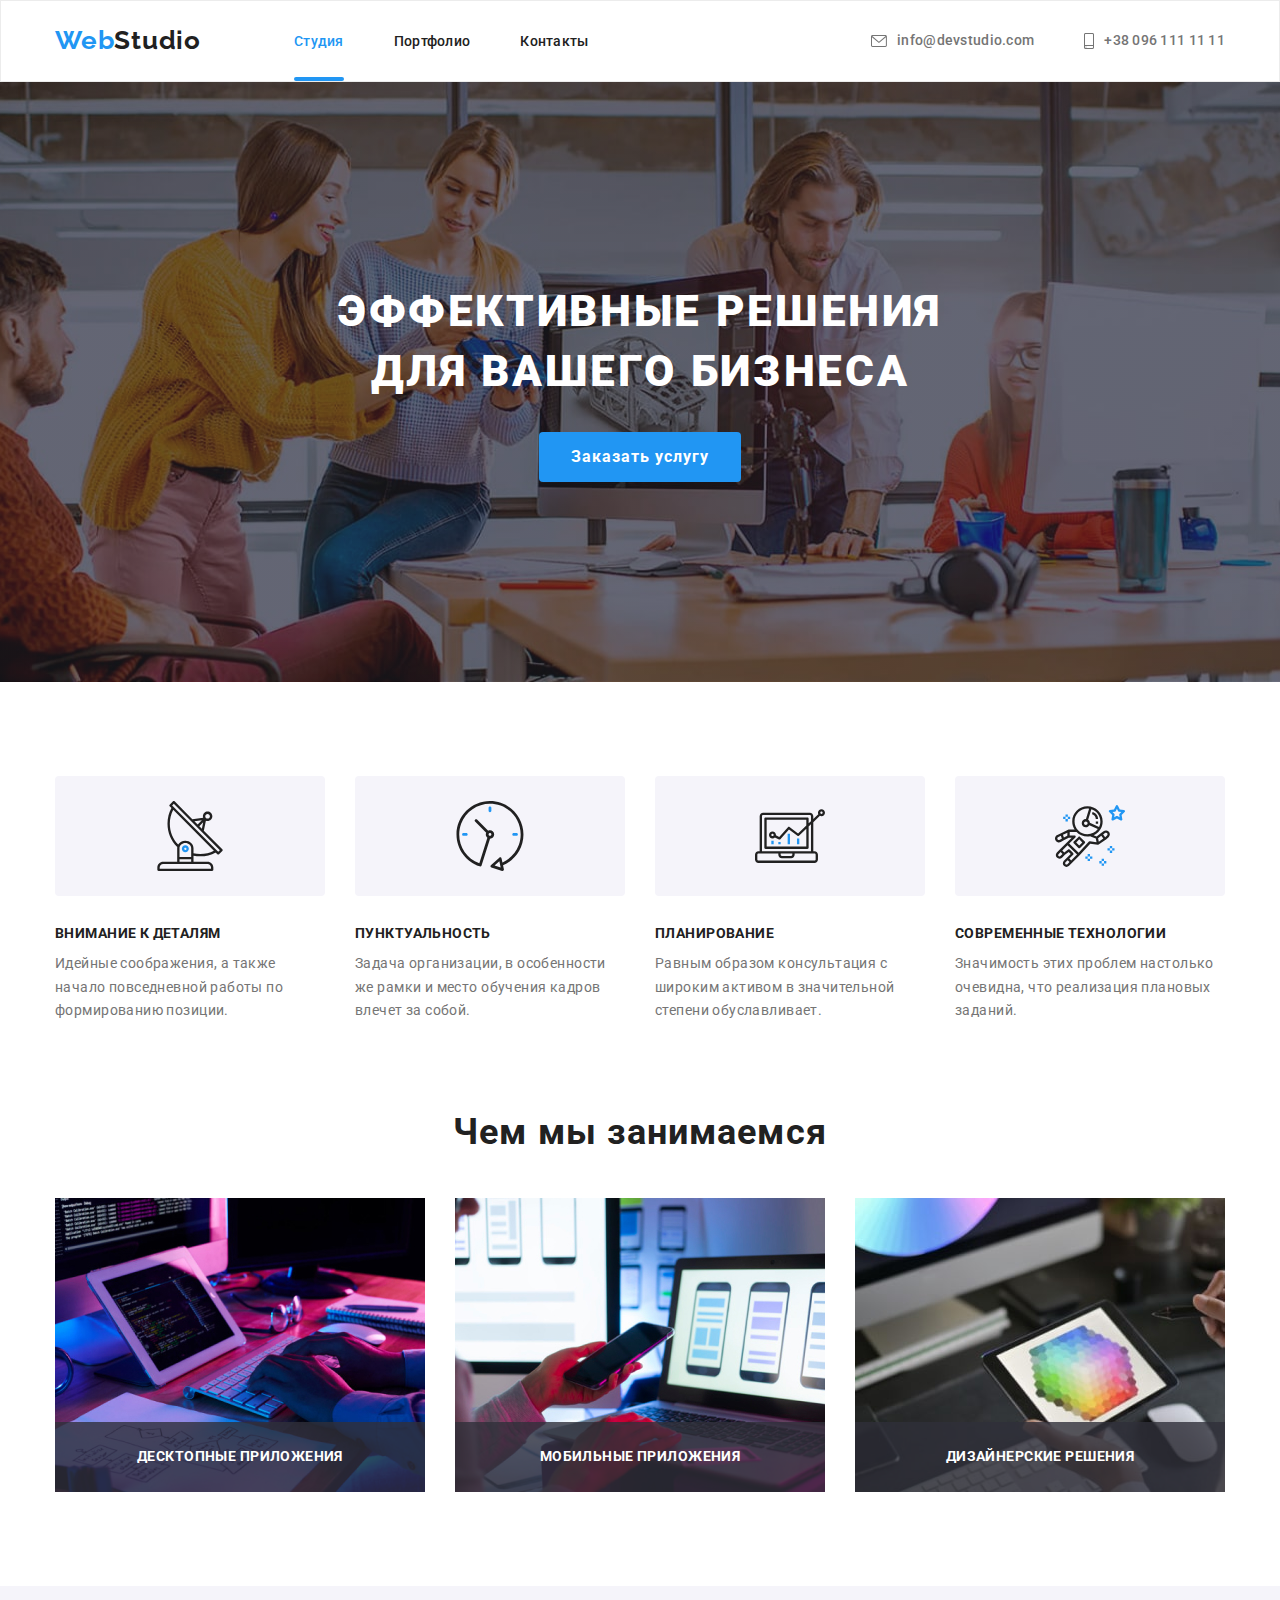
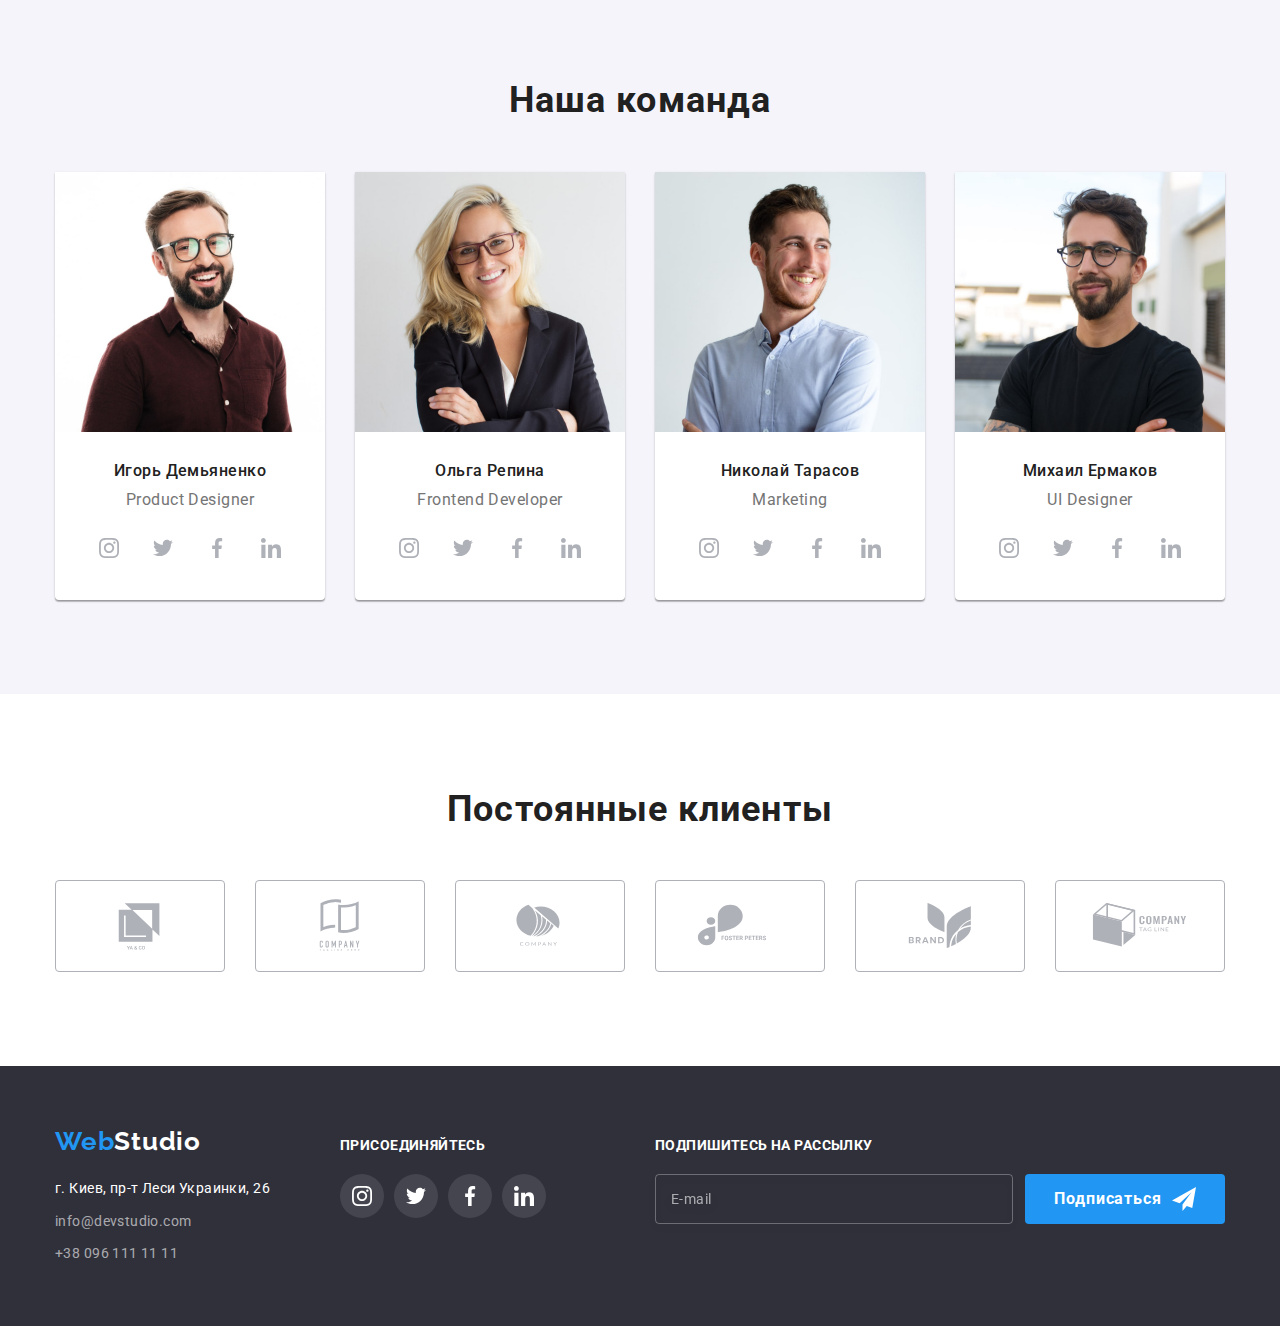
<file: index.html>
<!DOCTYPE html>
<html lang="ru">
    <head>
        <meta charset="UTF-8" />
        <meta http-equiv="X-UA-Compatible" content="IE=edge" />
        <meta name="viewport" content="width=device-width, initial-scale=1.0" />
        <link rel="preconnect" href="https://fonts.googleapis.com" />
        <link rel="preconnect" href="https://fonts.gstatic.com" crossorigin />
        <link
            href="https://fonts.googleapis.com/css2?family=Oleo+Script&family=Raleway:wght@700&family=Roboto:wght@400;500;700;900&display=swap"
            rel="stylesheet"
        />
        <link rel="stylesheet" href="./css/main.min.css" />
        <title>Studio</title>
    </head>
    <body>
        <!--header-->
        <header class="header">
            <div class="box container">
                <nav class="nav">
                    <a href="./index.html" lang="en" class="logo link">
                        Web<span class="accent">Studio</span>
                    </a>

                    <ul class="navigation list">
                        <li class="navigation__item">
                            <a
                                href="#studio"
                                class="navigation__link link navigation__link--current"
                            >
                                Студия
                            </a>
                        </li>
                        <li class="navigation__item">
                            <a
                                href="./portfolio.html"
                                class="navigation__link link"
                            >
                                Портфолио
                            </a>
                        </li>
                        <li class="navigation__item">
                            <a href="contact" class="navigation__link link">
                                Контакты
                            </a>
                        </li>
                    </ul>
                </nav>

                <ul class="contacts list">
                    <li class="contacts__item">
                        <a
                            href="mailto:info@devstudio.com"
                            class="contacts__mail contacts__link link"
                        >
                            <svg class="contacts__icon" width="16" height="12">
                                <use href="./img/icons.svg#icon-envelope"></use>
                            </svg>
                            info@devstudio.com
                        </a>
                    </li>
                    <li class="contacts__item">
                        <a href="tel:+380961111111" class="contacts__phone contacts__link link">
                            <svg class="contacts__icon" width="10" height="16">
                                <use
                                    href="./img/icons.svg#icon-smartphone"
                                ></use>
                            </svg>
                            +38 096 111 11 11
                        </a>
                    </li>
                </ul>
                <button type="button" class="header__btn">
                    <svg class="close-btn__icon" width="24" height="16">
                        <use href="./img/icons.svg#icon-mobile-menu"></use>
                    </svg>
                </button>
            </div>
            <!--mobile menu-->
            <div class="mobile is-hidden">
                <div class="mobile__box">
                    <button type="button" class="mobile__close-btn">
                        <svg
                            class="mobile__close-btn--icon"
                            width="18.67"
                            height="18.67"
                        >
                            <use
                                href="./img/icons.svg#icon-close-mobile-btn"
                            ></use>
                        </svg>
                    </button>
                    <div class="mobile__box--top">
                        <ul class="mobile__list list">
                            <li class="mobile__item">
                                <a
                                    href="#studio"
                                    class="mobile__link link mobile__link--current"
                                >
                                    Студия
                                </a>
                            </li>
                            <li class="mobile__item">
                                <a
                                    href="./portfolio.html"
                                    class="mobile__link link"
                                >
                                    Портфолио
                                </a>
                            </li>
                            <li class="mobile__item">
                                <a href="contact" class="mobile__link link">
                                    Контакты
                                </a>
                            </li>
                        </ul>
                    </div>
                    <div class="mobile__box--bottom">
                        <ul class="mobile__contacts list">
                            <li class="mobile__contacts--item">
                                <a
                                    href="tel:+380961111111"
                                    class="mobile__contacts--tel link"
                                >
                                    +38 096 111 11 11
                                </a>
                            </li>
                            <li class="mobile__contacts--item">
                                <a
                                    href="mailto:info@devstudio.com"
                                    class="mobile__contacts--mail link"
                                >
                                    info@devstudio.com
                                </a>
                            </li>
                        </ul>

                        <ul class="mobile__soc list">
                            <li class="mobile__soc--item">
                                <a
                                    href="https://www.instagram.com"
                                    target="_blank"
                                    rel="noopener noreferrer nofollow"
                                    class="mobile__soc--link link"
                                    >Instagram</a
                                >
                            </li>
                            <li class="mobile__soc--item">
                                <a
                                    href="https://twitter.com"
                                    target="_blank"
                                    rel="noopener noreferrer nofollow"
                                    class="mobile__soc--link link"
                                    >Twitter</a
                                >
                            </li>
                            <li class="mobile__soc--item">
                                <a
                                    href="https://www.facebook.com/"
                                    target="_blank"
                                    rel="noopener noreferrer nofollow"
                                    class="mobile__soc--link link"
                                    >Facebook</a
                                >
                            </li>
                            <li class="mobile__soc--item">
                                <a
                                    href="https://www.linkedin.com"
                                    target="_blank"
                                    rel="noopener noreferrer nofollow"
                                    class="mobile__soc--link link"
                                    >LinkedIn</a
                                >
                            </li>
                        </ul>
                    </div>
                </div>
            </div>
        </header>
        <!--main-->
        <main class="main">
            <!--Hero-->
            <section class="hero" id="studio">
                <div class="hero-box container">
                    <h1 class="hero-box__titel">
                        Эффективные решения для вашего бизнеса
                    </h1>
                    <button
                        type="button"
                        class="hero-box__btn button"
                        data-modal-open
                    >
                        Заказать услугу
                    </button>
                </div>
            </section>
            <!---feature-->

            <section class="feature section">
                <div class="feature__box container">
                    <h2 class="feature__title visually-hidden">Особенности</h2>
                    <ul class="feature__list list">
                        <li class="feature__item">
                            <div class="feature__subbox">
                                <svg
                                    class="feature__icon"
                                    width="70"
                                    height="70"
                                >
                                    <use
                                        href="./img/icons.svg#icon-antenna"
                                    ></use>
                                </svg>
                            </div>
                            <h3 class="feature__pre-title">
                                Внимание к деталям
                            </h3>
                            <p class="feature__text">
                                Идейные соображения, а также начало повседневной
                                работы по формированию позиции.
                            </p>
                        </li>
                        <li class="feature__item">
                            <div class="feature__subbox">
                                <svg
                                    class="feature__icon"
                                    width="70"
                                    height="70"
                                >
                                    <use
                                        href="./img/icons.svg#icon-clock"
                                    ></use>
                                </svg>
                            </div>
                            <h3 class="feature__pre-title">Пунктуальность</h3>
                            <p class="feature__text">
                                Задача организации, в особенности же рамки и
                                место обучения кадров влечет за собой.
                            </p>
                        </li>
                        <li class="feature__item">
                            <div class="feature__subbox">
                                <svg
                                    class="feature__icon"
                                    width="70"
                                    height="70"
                                >
                                    <use
                                        href="./img/icons.svg#icon-diagram"
                                    ></use>
                                </svg>
                            </div>
                            <h3 class="feature__pre-title">Планирование</h3>
                            <p class="feature__text">
                                Равным образом консультация с широким активом в
                                значительной степени обуславливает.
                            </p>
                        </li>
                        <li class="feature__item">
                            <div class="feature__subbox">
                                <svg
                                    class="feature__icon"
                                    width="70"
                                    height="70"
                                >
                                    <use
                                        href="./img/icons.svg#icon-astronaut"
                                    ></use>
                                </svg>
                            </div>
                            <h3 class="feature__pre-title">
                                Современные технологии
                            </h3>
                            <p class="feature__text">
                                Значимость этих проблем настолько очевидна, что
                                реализация плановых заданий.
                            </p>
                        </li>
                    </ul>
                </div>
            </section>
            <!--What are we doing (study)-->
            <section class="study section">
                <div class="study-box container">
                    <h2 class="study__title">Чем мы занимаемся</h2>
                    <ul class="study__list list">
                        <li class="study__item">
                            <div class="study__subbox">
                                <picture>
                                    <source
                                        srcset="
                                            ./img/box1.jpg    1x,
                                            ./img/box1-2x.jpg 2x
                                        "
                                        media="(min-width: 1200px)"
                                    />
                                    <img
                                        src="img/box1.jpg"
                                        alt="разработка программного обеспечения"
                                        width="370"
                                    />
                                </picture>
                                <p class="study__text">Десктопные приложения</p>
                            </div>
                        </li>
                        <li class="study__item">
                            <div class="study__subbox">
                                <picture>
                                    <source
                                        srcset="
                                            ./img/box2.jpg    1x,
                                            ./img/box2-2x.jpg 2x
                                        "
                                        media="(min-width: 1200px)"
                                    />
                                    <img
                                        src="img/box2.jpg"
                                        alt="тестирование мобильного приложения"
                                        width="370"
                                    />
                                </picture>
                                <p class="study__text">Мобильные приложения</p>
                            </div>
                        </li>
                        <li class="study__item">
                            <div class="study__subbox">
                                <picture>
                                    <source
                                        srcset="
                                            ./img/box3.jpg    1x,
                                            ./img/box3-2x.jpg 2x
                                        "
                                        media="(min-width: 1200px)"
                                    />
                                    <img
                                        src="img/box3.jpg"
                                        alt="работа с цветовой палитрой"
                                        width="370"
                                    />
                                </picture>
                                <p class="study__text">Дизайнерские решения</p>
                            </div>
                        </li>
                    </ul>
                </div>
            </section>

            <!--Our team (team)-->

            <section class="team section">
                <div class="team-box container">
                    <h2 class="team__title">Наша команда</h2>
                    <ul class="team__list list">
                        <li class="team__item">
                            <picture>
                                <source
                                    srcset="
                                        ./img/ihor.jpg    1x,
                                        ./img/ihor-2x.jpg 2x
                                    "
                                    media="(min-width: 1200px)"
                                />
                                <source
                                    srcset="
                                        ./img/ihor-tablet.jpg    1x,
                                        ./img/ihor-tablet-2x.jpg 2x
                                    "
                                    media="(min-width: 768px)"
                                />
                                <source
                                    srcset="
                                        ./img/ihor-mobile.jpg    1x,
                                        ./img/ihor-mobile-2x.jpg 2x
                                    "
                                    media="(min-width: 320px)"
                                />
                                <img
                                    src="img/ihor-mobile.jpg"
                                    alt="Игорь Демьяненко"
                                />
                            </picture>
                            <div class="team__card">
                                <h3 class="team__pre-title">
                                    Игорь Демьяненко
                                </h3>
                                <p lang="en" class="team__text">
                                    Product Designer
                                </p>
                                <ul class="team__soc-list list">
                                    <li class="team__soc-item">
                                        <a href="" class="team__soc-link link">
                                            <svg
                                                class="team__icon"
                                                width="20"
                                                height="20"
                                            >
                                                <use
                                                    href="./img/icons.svg#icon-instagram"
                                                ></use>
                                            </svg>
                                        </a>
                                    </li>
                                    <li class="team__soc-item">
                                        <a href="" class="team__soc-link link">
                                            <svg
                                                class="team__icon"
                                                width="20"
                                                height="20"
                                            >
                                                <use
                                                    href="./img/icons.svg#icon-twitter"
                                                ></use>
                                            </svg>
                                        </a>
                                    </li>
                                    <li class="team__soc-item">
                                        <a href="" class="team__soc-link link">
                                            <svg
                                                class="team__icon"
                                                width="20"
                                                height="20"
                                            >
                                                <use
                                                    href="./img/icons.svg#icon-facebook"
                                                ></use>
                                            </svg>
                                        </a>
                                    </li>
                                    <li class="team__soc-item">
                                        <a href="" class="team__soc-link link">
                                            <svg
                                                class="team__icon"
                                                width="20"
                                                height="20"
                                            >
                                                <use
                                                    href="./img/icons.svg#icon-linkedin"
                                                ></use>
                                            </svg>
                                        </a>
                                    </li>
                                </ul>
                            </div>
                        </li>
                        <li class="team__item">
                            <picture>
                                <source
                                    srcset="
                                        ./img/olga.jpg    1x,
                                        ./img/olga-2x.jpg 2x
                                    "
                                    media="(min-width: 1200px)"
                                />
                                <source
                                    srcset="
                                        ./img/olga-tablet.jpg    1x,
                                        ./img/olga-tablet-2x.jpg 2x
                                    "
                                    media="(min-width: 768px)"
                                />
                                <source
                                    srcset="
                                        ./img/olga-mobile.jpg    1x,
                                        ./img/olga-mobile-2x.jpg 2x
                                    "
                                    media="(min-width: 320px)"
                                />
                                <img
                                    src="img/olga-mobile.jpg"
                                    alt="Ольга Репина"
                                />
                            </picture>
                            <div class="team__card">
                                <h3 class="team__pre-title">Ольга Репина</h3>
                                <p lang="en" class="team__text">
                                    Frontend Developer
                                </p>
                                <ul class="team__soc-list list">
                                    <li class="team__soc-item">
                                        <a href="" class="team__soc-link link">
                                            <svg
                                                class="team__icon"
                                                width="20"
                                                height="20"
                                            >
                                                <use
                                                    href="./img/icons.svg#icon-instagram"
                                                ></use>
                                            </svg>
                                        </a>
                                    </li>
                                    <li class="team__soc-item">
                                        <a href="" class="team__soc-link link">
                                            <svg
                                                class="team__icon"
                                                width="20"
                                                height="20"
                                            >
                                                <use
                                                    href="./img/icons.svg#icon-twitter"
                                                ></use>
                                            </svg>
                                        </a>
                                    </li>
                                    <li class="team__soc-item">
                                        <a href="" class="team__soc-link link">
                                            <svg
                                                class="team__icon"
                                                width="20"
                                                height="20"
                                            >
                                                <use
                                                    href="./img/icons.svg#icon-facebook"
                                                ></use>
                                            </svg>
                                        </a>
                                    </li>
                                    <li class="team__soc-item">
                                        <a href="" class="team__soc-link link">
                                            <svg
                                                class="team__icon"
                                                width="20"
                                                height="20"
                                            >
                                                <use
                                                    href="./img/icons.svg#icon-linkedin"
                                                ></use>
                                            </svg>
                                        </a>
                                    </li>
                                </ul>
                            </div>
                        </li>
                        <li class="team__item">
                            <picture>
                                <source
                                    srcset="
                                        ./img/nikolay.jpg    1x,
                                        ./img/nikolay-2x.jpg 2x
                                    "
                                    media="(min-width: 1200px)"
                                />
                                <source
                                    srcset="
                                        ./img/nikolay-tablet.jpg    1x,
                                        ./img/nikolay-tablet-2x.jpg 2x
                                    "
                                    media="(min-width: 768px)"
                                />
                                <source
                                    srcset="
                                        ./img/nikolay-mobile.jpg    1x,
                                        ./img/nikolay-mobile-2x.jpg 2x
                                    "
                                    media="(min-width: 320px)"
                                />
                                <img
                                    src="img/nikolay-mobile.jpg"
                                    alt="Николай Тарасов"
                                />
                            </picture>

                            <div class="team__card">
                                <h3 class="team__pre-title">Николай Тарасов</h3>
                                <p lang="en" class="team__text">Marketing</p>
                                <ul class="team__soc-list list">
                                    <li class="team__soc-item">
                                        <a href="" class="team__soc-link link">
                                            <svg
                                                class="team__icon"
                                                width="20"
                                                height="20"
                                            >
                                                <use
                                                    href="./img/icons.svg#icon-instagram"
                                                ></use>
                                            </svg>
                                        </a>
                                    </li>
                                    <li class="team__soc-item">
                                        <a href="" class="team__soc-link link">
                                            <svg
                                                class="team__icon"
                                                width="20"
                                                height="20"
                                            >
                                                <use
                                                    href="./img/icons.svg#icon-twitter"
                                                ></use>
                                            </svg>
                                        </a>
                                    </li>
                                    <li class="team__soc-item">
                                        <a href="" class="team__soc-link link">
                                            <svg
                                                class="team__icon"
                                                width="20"
                                                height="20"
                                            >
                                                <use
                                                    href="./img/icons.svg#icon-facebook"
                                                ></use>
                                            </svg>
                                        </a>
                                    </li>
                                    <li class="team__soc-item">
                                        <a href="" class="team__soc-link link">
                                            <svg
                                                class="team__icon"
                                                width="20"
                                                height="20"
                                            >
                                                <use
                                                    href="./img/icons.svg#icon-linkedin"
                                                ></use>
                                            </svg>
                                        </a>
                                    </li>
                                </ul>
                            </div>
                        </li>
                        <li class="team__item">
                            <picture>
                                <source
                                    srcset="
                                        ./img/mihail.jpg    1x,
                                        ./img/mihail-2x.jpg 2x
                                    "
                                    media="(min-width: 1200px)"
                                />
                                <source
                                    srcset="
                                        ./img/mihail-tablet.jpg    1x,
                                        ./img/mihail-tablet-2x.jpg 2x
                                    "
                                    media="(min-width: 768px)"
                                />
                                <source
                                    srcset="
                                        ./img/mihail-mobile.jpg    1x,
                                        ./img/mihail-mobile-2x.jpg 2x
                                    "
                                    media="(min-width: 320px)"
                                />
                                <img
                                    src="img/mihail-mobile.jpg"
                                    alt="Михаил Ермаков"
                                />
                            </picture>

                            <div class="team__card">
                                <h3 class="team__pre-title">Михаил Ермаков</h3>
                                <p lang="en" class="team__text">UI Designer</p>
                                <ul class="team__soc-list list">
                                    <li class="team__soc-item">
                                        <a href="" class="team__soc-link link">
                                            <svg
                                                class="team__icon"
                                                width="20"
                                                height="20"
                                            >
                                                <use
                                                    href="./img/icons.svg#icon-instagram"
                                                ></use>
                                            </svg>
                                        </a>
                                    </li>
                                    <li class="team__soc-item">
                                        <a href="" class="team__soc-link link">
                                            <svg
                                                class="team__icon"
                                                width="20"
                                                height="20"
                                            >
                                                <use
                                                    href="./img/icons.svg#icon-twitter"
                                                ></use>
                                            </svg>
                                        </a>
                                    </li>
                                    <li class="team__soc-item">
                                        <a href="" class="team__soc-link link">
                                            <svg
                                                class="team__icon"
                                                width="20"
                                                height="20"
                                            >
                                                <use
                                                    href="./img/icons.svg#icon-facebook"
                                                ></use>
                                            </svg>
                                        </a>
                                    </li>
                                    <li class="team__soc-item">
                                        <a href="" class="team__soc-link link">
                                            <svg
                                                class="team__icon"
                                                width="20"
                                                height="20"
                                            >
                                                <use
                                                    href="./img/icons.svg#icon-linkedin"
                                                ></use>
                                            </svg>
                                        </a>
                                    </li>
                                </ul>
                            </div>
                        </li>
                    </ul>
                </div>
            </section>
            <!--clients section-->
            <section class="clients section">
                <div class="clients-box container">
                    <p class="clients__title">Постоянные клиенты</p>
                    <ul class="clients__list list">
                        <li class="clients__item">
                            <a href="" class="clients__link link">
                                <svg
                                    class="clients__icon"
                                    width="106"
                                    height="60"
                                >
                                    <use href="./img/icons.svg#icon-Logo"></use>
                                </svg>
                            </a>
                        </li>
                        <li class="clients__item">
                            <a href="" class="clients__link link">
                                <svg
                                    class="clients__icon"
                                    width="106"
                                    height="60"
                                >
                                    <use
                                        href="./img/icons.svg#icon-Logo-1"
                                    ></use></svg
                            ></a>
                        </li>
                        <li class="clients__item">
                            <a href="" class="clients__link link">
                                <svg
                                    class="clients__icon"
                                    width="106"
                                    height="60"
                                >
                                    <use
                                        href="./img/icons.svg#icon-Logo-2"
                                    ></use>
                                </svg>
                            </a>
                        </li>
                        <li class="clients__item">
                            <a href="" class="clients__link link">
                                <svg
                                    class="clients__icon"
                                    width="106"
                                    height="60"
                                >
                                    <use
                                        href="./img/icons.svg#icon-Logo-3"
                                    ></use>
                                </svg>
                            </a>
                        </li>
                        <li class="clients__item">
                            <a href="" class="clients__link link">
                                <svg
                                    class="clients__icon"
                                    width="106"
                                    height="60"
                                >
                                    <use
                                        href="./img/icons.svg#icon-Logo-4"
                                    ></use></svg
                            ></a>
                        </li>
                        <li class="clients__item">
                            <a href="" class="clients__link link">
                                <svg
                                    class="clients__icon"
                                    width="106"
                                    height="60"
                                >
                                    <use
                                        href="./img/icons.svg#icon-Logo-5"
                                    ></use>
                                </svg>
                            </a>
                        </li>
                    </ul>
                </div>
            </section>
        </main>
        <!--footer-->
        <footer class="footer">
            <div class="footer__box container">
                <div class="fotter__navigation">
                    <a href="./index.html" class="footer__logo link">
                        Web<span class="footer__accent">Studio</span>
                    </a>
                    <address class="footer__contacts">
                        <ul class="footer__list list">
                            <li class="footer__item">
                                <a
                                    href="https://www.google.com.ua/maps/place/%D0%B1%D1%83%D0%BB.+%D0%9B%D0%B5%D1%81%D0%B8+%D0%A3%D0%BA%D1%80%D0%B0%D0%B8%D0%BD%D0%BA%D0%B8,+26,+%D0%9A%D0%B8%D0%B5%D0%B2,+02000/@50.4265807,30.5361971,17z/data=!3m1!4b1!4m5!3m4!1s0x40d4cf0e033ecbe9:0x57a4dffefec77da0!8m2!3d50.4265807!4d30.5383858?hl=ru"
                                    target="_blank"
                                    rel="noopener noreferrer nofollow"
                                    class="fotter__link-address link"
                                >
                                    г. Киев, пр-т Леси Украинки, 26
                                </a>
                            </li>
                            <li class="footer__item">
                                <a
                                    href="mailto:info@devstudio.com"
                                    class="footer__link link"
                                >
                                    info@devstudio.com
                                </a>
                            </li>
                            <li class="footer__item">
                                <a
                                    href="tel:+380961111111"
                                    class="footer__link link"
                                >
                                    +38 096 111 11 11
                                </a>
                            </li>
                        </ul>
                    </address>
                </div>
                <div class="social-conect social">
                    <p class="social-conect__titel">присоединяйтесь</p>
                    <ul class="social-conect__list list">
                        <li class="social-conect__item">
                            <a href="" class="social-conect__link link">
                                <svg
                                    class="social-conect__icon"
                                    width="20"
                                    height="20"
                                >
                                    <use
                                        href="./img/icons.svg#icon-instagram"
                                    ></use>
                                </svg>
                            </a>
                        </li>
                        <li class="social-conect__item">
                            <a href="" class="social-conect__link link">
                                <svg
                                    class="social-conect__icon"
                                    width="20"
                                    height="20"
                                >
                                    <use
                                        href="./img/icons.svg#icon-twitter"
                                    ></use>
                                </svg>
                            </a>
                        </li>
                        <li class="social-conect__item">
                            <a href="" class="social-conect__link link">
                                <svg
                                    class="social-conect__icon"
                                    width="20"
                                    height="20"
                                >
                                    <use
                                        href="./img/icons.svg#icon-facebook"
                                    ></use>
                                </svg>
                            </a>
                        </li>
                        <li class="social-conect__item">
                            <a href="" class="social-conect__link link">
                                <svg
                                    class="social-conect__icon"
                                    width="20"
                                    height="20"
                                >
                                    <use
                                        href="./img/icons.svg#icon-linkedin"
                                    ></use>
                                </svg>
                            </a>
                        </li>
                    </ul>
                </div>
                <div class="mailing mailing-link">
                    <p class="mailing__tilel">Подпишитесь на рассылку</p>
                    <div class="mail">
                        <form class="mail__form">
                            <input
                                type="email"
                                placeholder="E-mail"
                                name="mail-name"
                                class="mail__name"
                                required
                            />

                            <button type="submit" class="button mail__btn">
                                Подписаться
                                <span class="mail__icon">
                                    <svg
                                        class="mail__logo"
                                        width="24"
                                        height="24"
                                    >
                                        <use
                                            href="./img/icons.svg#icon-icon-send"
                                        ></use></svg
                                ></span>
                            </button>
                        </form>
                    </div>
                </div>
            </div>
        </footer>
        <!--modal window-->
        <div class="backdrop is-hidden" data-modal>
            <div class="modal">
                <button type="button" class="close-btn" data-modal-close>
                    <svg class="close-btn__icon" width="18" height="18">
                        <use href="./img/icons.svg#icon-close-btn"></use>
                    </svg>
                </button>
                <p class="modal__titel">
                    Оставьте свои данные, мы вам перезвоним
                </p>
                <form class="form">
                    <!--form - бланк-->
                    <div class="modal__field field">
                        <label class="modal__lable" for="user-name">Имя</label>
                        <div class="wrap modal__wrap">
                            <input
                                type="text"
                                name="user-name"
                                class="wrap__input"
                                required
                                id="user-name"
                            />
                            <svg class="wrap__icon" width="18" height="18">
                                <use
                                    href="./img/icons.svg#icon-person-black"
                                ></use>
                            </svg>
                        </div>
                    </div>
                    <div class="modal__field field">
                        <label class="modal__lable" for="user-tel"
                            >Телефон</label
                        >
                        <div class="wrap modal__wrap">
                            <input
                                type="tel"
                                name="user-tel"
                                class="wrap__input"
                                title="+380 (96) 111 11 11"
                                required
                                id="user-tel"
                            />
                            <svg class="wrap__icon" width="18" height="18">
                                <use
                                    href="./img/icons.svg#icon-phone-black"
                                ></use>
                            </svg>
                        </div>
                    </div>
                    <div class="modal__field field">
                        <label class="modal__lable" for="user-mail"
                            >Почта</label
                        >
                        <div class="wrap modal__wrap">
                            <input
                                type="email"
                                name="user-mail"
                                class="wrap__input"
                                required
                                id="user-mail"
                            />
                            <svg class="wrap__icon" width="18" height="18">
                                <use
                                    href="./img/icons.svg#icon-email-black"
                                ></use>
                            </svg>
                        </div>
                    </div>
                    <div class="coments modal__coments">
                        <label
                            class="coments__label modal__lable"
                            for="modal-text"
                            >Комментарий</label
                        >
                        <textarea
                            class="coments__area"
                            name="modal-text"
                            id="modal-text"
                            placeholder="Введите текст"
                        ></textarea>
                    </div>
                    <div class="checkbox modal__checkbox">
                        <input
                            type="checkbox"
                            name="privacy"
                            id="privacy"
                            class="checkbox__input visually-hidden"
                        />

                        <label
                            for="privacy"
                            class="agreement checkbox__agreement"
                        >
                            <!--соглашение-->
                            <span class="agreement__text">
                                <svg
                                    class="agreement__icon"
                                    width="11"
                                    height="8"
                                >
                                    <use
                                        href="./img/icons.svg#icon-vector"
                                    ></use></svg></span
                            >Соглашаюсь с рассылкой и принимаю &nbsp;
                            <a href="" class="agreement__link"
                                >Условия договора</a
                            >
                        </label>
                    </div>
                    <button type="submit" class="button modal__btn">
                        Отправить
                    </button>
                </form>
            </div>
        </div>
        <script src="./js/modal.js"></script>
        <script src="./js/menu.js"></script>
    </body>
</html>
</file>
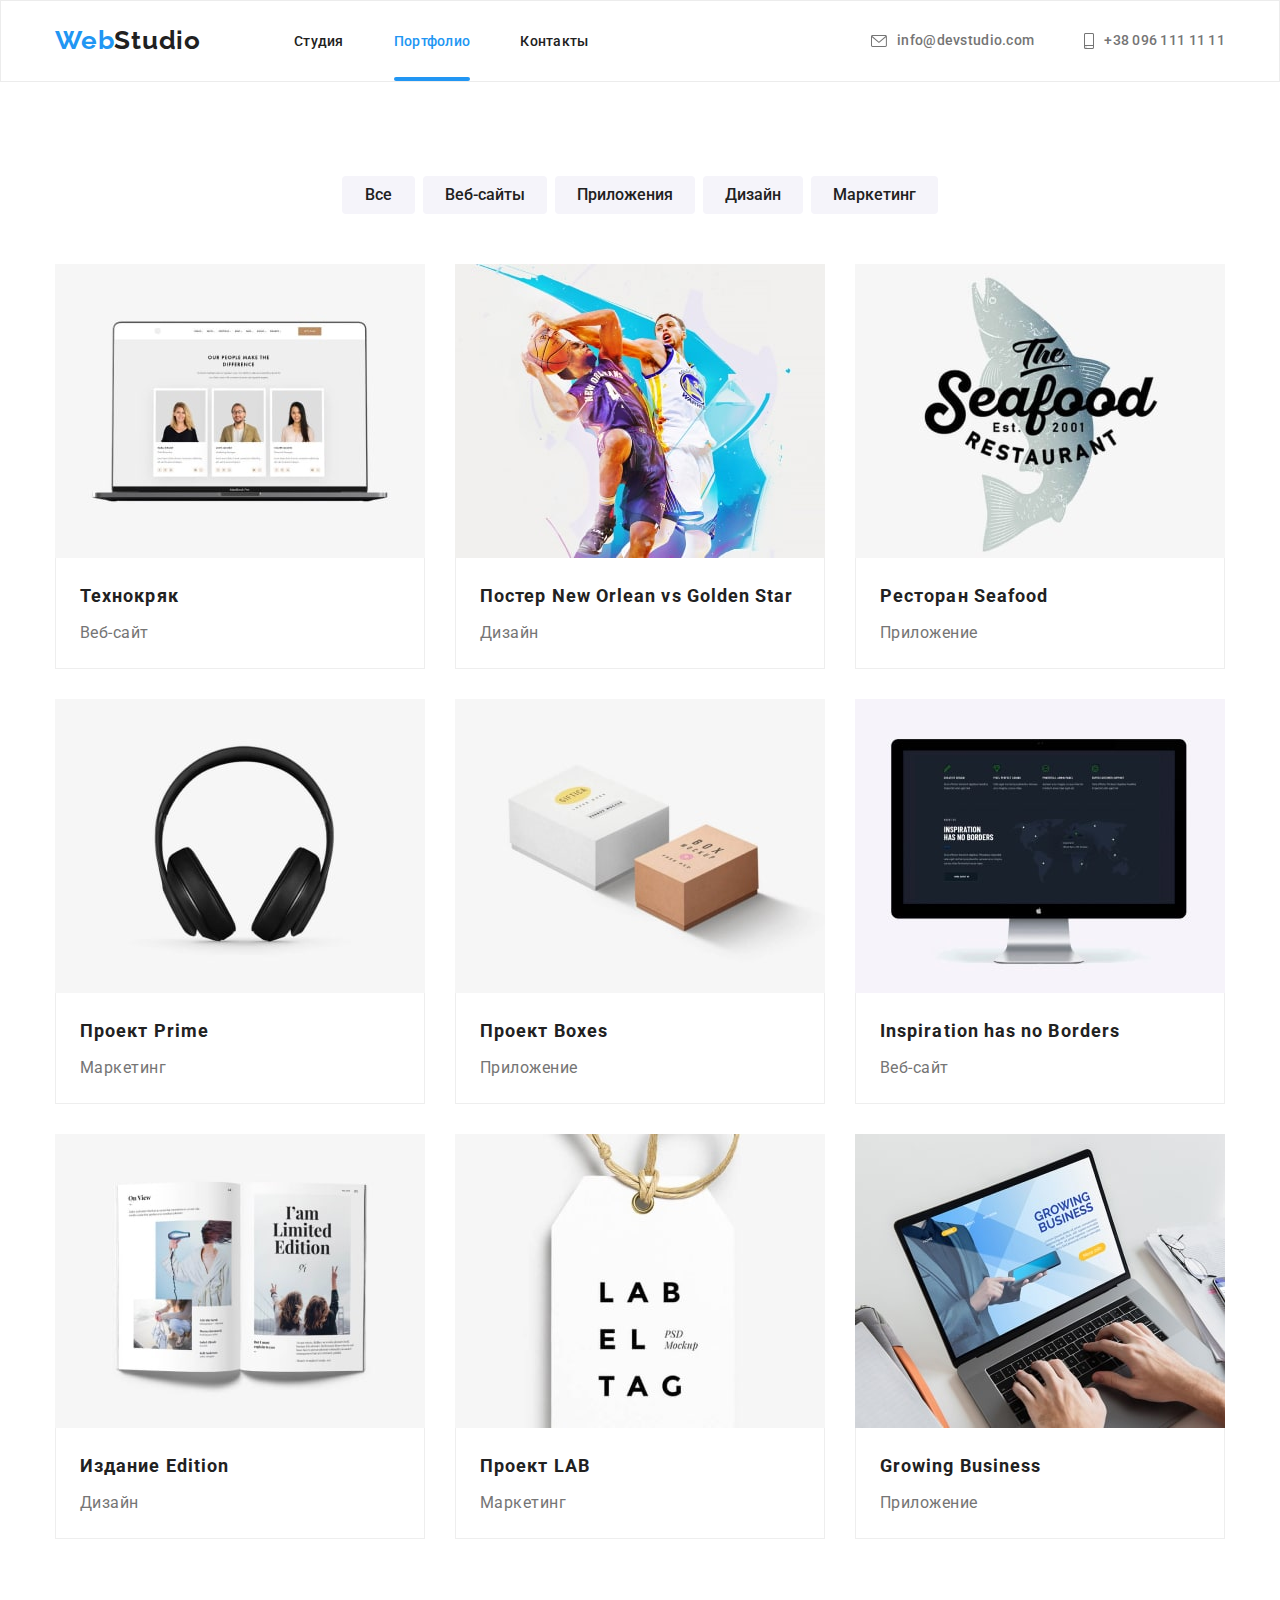
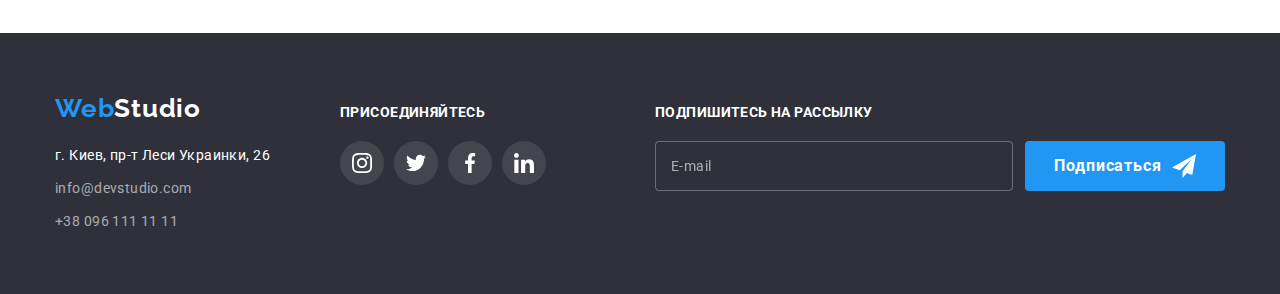
<file: portfolio.html>
<!DOCTYPE html>
<html lang="ru">
    <head>
        <meta charset="UTF-8" />
        <meta http-equiv="X-UA-Compatible" content="IE=edge" />
        <meta name="viewport" content="width=device-width, initial-scale=1.0" />
        <link rel="preconnect" href="https://fonts.googleapis.com" />
        <link rel="preconnect" href="https://fonts.gstatic.com" crossorigin />
        <link
            href="https://fonts.googleapis.com/css2?family=Oleo+Script&family=Raleway:wght@700&family=Roboto:wght@400;500;700;900&display=swap"
            rel="stylesheet"
        />

        <link rel="stylesheet" href="./css/main.min.css" />
        <title>Portfolio</title>
    </head>
    <body>
        <!--header-->
        <header class="header">
            <div class="box container">
                <nav class="nav">
                    <a href="./index.html" lang="en" class="logo link">
                        Web<span class="accent">Studio</span>
                    </a>
                </nav>
                <ul class="navigation list">
                    <li class="navigation__item">
                        <a href="./index.html" class="navigation__link link">
                            Студия
                        </a>
                    </li>
                    <li class="navigation__item">
                        <a
                            href="./portfolio.html"
                            class="navigation__link link navigation__link--current"
                        >
                            Портфолио
                        </a>
                    </li>
                    <li class="navigation__item">
                        <a href="contact" class="navigation__link link">
                            Контакты
                        </a>
                    </li>
                </ul>

                <ul class="contacts list">
                    <li class="contacts__item">
                        <a
                            href="mailto:info@devstudio.com"
                            class="contacts__mail contacts__link link"
                        >
                            <svg class="contacts__icon" width="16" height="12">
                                <use href="./img/icons.svg#icon-envelope"></use>
                            </svg>
                            info@devstudio.com
                        </a>
                    </li>
                    <li class="contacts__item">
                        <a href="tel:+380961111111" class="contacts__phone contacts__link link">
                            <svg class="contacts__icon" width="10" height="16">
                                <use
                                    href="./img/icons.svg#icon-smartphone"
                                ></use>
                            </svg>
                            +38 096 111 11 11
                        </a>
                    </li>
                </ul>
                <button type="button" class="header__btn">
                    <svg class="close-btn__icon" width="24" height="16">
                        <use href="./img/icons.svg#icon-mobile-menu"></use>
                    </svg>
                </button>
                <div class="mobile is-hidden">
                    <div class="mobile__box">
                        <button type="button" class="mobile__close-btn">
                            <svg
                                class="mobile__close-btn--icon"
                                width="18.67"
                                height="18.67"
                            >
                                <use
                                    href="./img/icons.svg#icon-close-mobile-btn"
                                ></use>
                            </svg>
                        </button>
                        <div class="mobile__box--top">
                            <ul class="mobile__list list">
                                <li class="mobile__item">
                                    <a href="./index.html" class="mobile__link link">
                                        Студия
                                    </a>
                                </li>
                                <li class="mobile__item">
                                    <a
                                        href="./portfolio.html"
                                        class="mobile__link link mobile__link--current"
                                    >
                                        Портфолио
                                    </a>
                                </li>
                                <li class="mobile__item">
                                    <a href="contact" class="mobile__link link">
                                        Контакты
                                    </a>
                                </li>
                            </ul>
                        </div>
                        <div class="mobile__box--bottom">
                            <ul class="mobile__contacts list">
                                <li class="mobile__contacts--item">
                                    <a
                                        href="tel:+380961111111"
                                        class="mobile__contacts--tel link"
                                    >
                                        +38 096 111 11 11
                                    </a>
                                </li>
                                <li class="mobile__contacts--item">
                                    <a
                                        href="mailto:info@devstudio.com"
                                        class="mobile__contacts--mail link"
                                    >
                                        info@devstudio.com
                                    </a>
                                </li>
                            </ul>

                            <ul class="mobile__soc list">
                                <li class="mobile__soc--item">
                                    <a
                                        href="https://www.instagram.com"
                                        target="_blank"
                                        rel="noopener noreferrer nofollow"
                                        class="mobile__soc--link link"
                                        >Instagram</a
                                    >
                                </li>
                                <li class="mobile__soc--item">
                                    <a
                                        href="https://twitter.com"
                                        target="_blank"
                                        rel="noopener noreferrer nofollow"
                                        class="mobile__soc--link link"
                                        >Twitter</a
                                    >
                                </li>
                                <li class="mobile__soc--item">
                                    <a
                                        href="https://www.facebook.com/"
                                        target="_blank"
                                        rel="noopener noreferrer nofollow"
                                        class="mobile__soc--link link"
                                        >Facebook</a
                                    >
                                </li>
                                <li class="mobile__soc--item">
                                    <a
                                        href="https://www.linkedin.com"
                                        target="_blank"
                                        rel="noopener noreferrer nofollow"
                                        class="mobile__soc--link link"
                                        >LinkedIn</a
                                    >
                                </li>
                            </ul>
                        </div>
                    </div>
                </div>
            </div>
        </header>
        <!--main-->
        <main>
            <section class="section">
                <div class="portfolio container">
                    <h1 class="portfolio__title visually-hidden">Портфолио</h1>
                    <ul class="filter list">
                        <li class="filter__list">
                            <button type="button" class="filter__button">
                                Все
                            </button>
                        </li>
                        <li class="filter__list">
                            <button type="button" class="filter__button">
                                Веб-сайты
                            </button>
                        </li>
                        <li class="filter__list">
                            <button type="button" class="filter__button">
                                Приложения
                            </button>
                        </li>
                        <li class="filter__list">
                            <button type="button" class="filter__button">
                                Дизайн
                            </button>
                        </li>
                        <li class="filter__list">
                            <button type="button" class="filter__button">
                                Маркетинг
                            </button>
                        </li>
                    </ul>
                    <!--Content-->
                    <ul class="content list">
                        <li class="content__list">
                            <a href="" class="content__link link">
                                <div class="content__card">
                                    <picture>
                                        <source
                                    srcset="
                                        ./img/tehnokryak.jpg    1x,
                                        ./img/tehnokryak-2x.jpg 2x
                                    "
                                    media="(min-width: 1200px)"
                                />
                                <source
                                    srcset="
                                        ./img/tehnokryak-tablet.jpg    1x,
                                        ./img/tehnokryak-tablet-2x.jpg 2x
                                    "
                                    media="(min-width: 768px)"
                                />
                                <source
                                    srcset="
                                        ./img/tehnokryak-mobile.jpg    1x,
                                        ./img/tehnokryak-mobile-2x.jpg 2x
                                    "
                                    media="(min-width: 320px)"
                                />
                                 <img
                                        src="./img/tehnokryak-mobile.jpg"
                                        alt="Технокряк"
                                    />
                                    </picture>
                                    <p class="content__text">
                                        Ресурс предлагает комплексные
                                        предложения с разным уровнем функционала
                                        и сервисов. Все это позволит посетителю
                                        получить исчерпывающие сведения о
                                        компании или частном лице
                                    </p>
                                </div>
                                <div class="content__pre-card">
                                    <h2 class="content__titel">Технокряк</h2>
                                    <p class="content__text--filtered">
                                        Веб-сайт
                                    </p>
                                </div>
                            </a>
                        </li>
                        <li class="content__list">
                            <a href="" class="content__link link">
                                <div class="content__card">
                                    <picture>
                                        <source
                                    srcset="
                                        ./img/poster.jpg    1x,
                                        ./img/poster-2x.jpg 2x
                                    "
                                    media="(min-width: 1200px)"
                                />
                                <source
                                    srcset="
                                        ./img/poster-tablet.jpg    1x,
                                        ./img/poster-tablet-2x.jpg 2x
                                    "
                                    media="(min-width: 768px)"
                                />
                                <source
                                    srcset="
                                        ./img/poster-mobile.jpg    1x,
                                        ./img/poster-mobile-2x.jpg 2x
                                    "
                                    media="(min-width: 320px)"
                                />
                                 <img
                                        src="./img/poster-mobile.jpg"
                                        alt="Постер New Orlean vs Golden Star"
                                    />
                                    </picture>
                                    <p class="content__text">
                                        Ресурс предлагает комплексные
                                        предложения с разным уровнем функционала
                                        и сервисов. Все это позволит посетителю
                                        получить исчерпывающие сведения о
                                        компании или частном лице
                                    </p>
                                </div>
                                <div class="content__pre-card">
                                    <h2 class="content__titel">
                                        Постер
                                        <span lang="en">
                                            New Orlean vs Golden Star</span
                                        >
                                    </h2>
                                    <p class="content__text--filtered">
                                        Дизайн
                                    </p>
                                </div>
                            </a>
                        </li>
                        <li class="content__list">
                            <a href="" class="content__link link">
                                <div class="content__card">
                                    <picture>
                                        <source
                                    srcset="
                                        ./img/seafood.jpg    1x,
                                        ./img/seafood-2x.jpg 2x
                                    "
                                    media="(min-width: 1200px)"
                                />
                                <source
                                    srcset="
                                        ./img/seafood-tablet.jpg    1x,
                                        ./img/seafood-tablet-2x.jpg 2x
                                    "
                                    media="(min-width: 768px)"
                                />
                                <source
                                    srcset="
                                        ./img/seafood-mobile.jpg    1x,
                                        ./img/seafood-mobile-2x.jpg 2x
                                    "
                                    media="(min-width: 320px)"
                                />
                                  <img
                                        src="./img/seafood-mobile.jpg"
                                        alt="Ресторан Seafood"
                                    />
                                    </picture>
                                    <p class="content__text">
                                        Ресурс предлагает комплексные
                                        предложения с разным уровнем функционала
                                        и сервисов. Все это позволит посетителю
                                        получить исчерпывающие сведения о
                                        компании или частном лице
                                    </p>
                                </div>
                                <div class="content__pre-card">
                                    <h2 class="content__titel">
                                        Ресторан <span lang="en">Seafood</span>
                                    </h2>
                                    <p class="content__text--filtered">
                                        Приложение
                                    </p>
                                </div>
                            </a>
                        </li>
                        <li class="content__list">
                            <a href="" class="content__link link">
                                <div class="content__card">
                                    <picture>
                                        <source
                                    srcset="
                                        ./img/prime.jpg    1x,
                                        ./img/prime-2x.jpg 2x
                                    "
                                    media="(min-width: 1200px)"
                                />
                                <source
                                    srcset="
                                        ./img/prime-tablet.jpg    1x,
                                        ./img/prime-tablet-2x.jpg 2x
                                    "
                                    media="(min-width: 768px)"
                                />
                                <source
                                    srcset="
                                        ./img/prime-mobile.jpg    1x,
                                        ./img/prime-mobile-2x.jpg 2x
                                    "
                                    media="(min-width: 320px)"
                                />
                                <img
                                        src="./img/prime-mobile.jpg"
                                        alt="Проект Prime"
                                    />
                                    </picture>
                                    <p class="content__text">
                                        Ресурс предлагает комплексные
                                        предложения с разным уровнем функционала
                                        и сервисов. Все это позволит посетителю
                                        получить исчерпывающие сведения о
                                        компании или частном лице
                                    </p>
                                </div>
                                <div class="content__pre-card">
                                    <h2 class="content__titel">
                                        Проект <span lang="en">Prime</span>
                                    </h2>
                                    <p class="content__text--filtered">
                                        Маркетинг
                                    </p>
                                </div>
                            </a>
                        </li>
                        <li class="content__list">
                            <a href="" class="content__link link">
                                <div class="content__card">
                                    <picture>
                                        <source
                                    srcset="
                                        ./img/boxes.jpg    1x,
                                        ./img/boxes-2x.jpg 2x
                                    "
                                    media="(min-width: 1200px)"
                                />
                                <source
                                    srcset="
                                        ./img/boxes-tablet.jpg    1x,
                                        ./img/boxes-tablet-2x.jpg 2x
                                    "
                                    media="(min-width: 768px)"
                                />
                                <source
                                    srcset="
                                        ./img/boxes-mobile.jpg    1x,
                                        ./img/boxes-mobile-2x.jpg 2x
                                    "
                                    media="(min-width: 320px)"
                                />
                                  <img
                                        src="./img/boxes-mobile.jpg"
                                        alt="Проект Boxes"
                                    />
                                    </picture>
                                    <p class="content__text">
                                        Ресурс предлагает комплексные
                                        предложения с разным уровнем функционала
                                        и сервисов. Все это позволит посетителю
                                        получить исчерпывающие сведения о
                                        компании или частном лице
                                    </p>
                                </div>
                                <div class="content__pre-card">
                                    <h2 class="content__titel">
                                        Проект <span lang="en">Boxes</span>
                                    </h2>
                                    <p class="content__text--filtered">
                                        Приложение
                                    </p>
                                </div>
                            </a>
                        </li>
                        <li class="content__list">
                            <a href="" class="content__link link">
                                <div class="content__card">
                                    <picture>
                                        <source
                                    srcset="
                                        ./img/inspiration.jpg    1x,
                                        ./img/inspiration-2x.jpg 2x
                                    "
                                    media="(min-width: 1200px)"
                                />
                                <source
                                    srcset="
                                        ./img/inspiration-tablet.jpg    1x,
                                        ./img/inspiration-tablet-2x.jpg 2x
                                    "
                                    media="(min-width: 768px)"
                                />
                                <source
                                    srcset="
                                        ./img/inspiration-mobile.jpg    1x,
                                        ./img/inspiration-mobile-2x.jpg 2x
                                    "
                                    media="(min-width: 320px)"
                                />
                                 <img
                                        src="./img/inspiration-mobile.jpg"
                                        alt="Inspiration has no Borders"
                                    />
                                    </picture>
                                    <p class="content__text">
                                        Ресурс предлагает комплексные
                                        предложения с разным уровнем функционала
                                        и сервисов. Все это позволит посетителю
                                        получить исчерпывающие сведения о
                                        компании или частном лице
                                    </p>
                                </div>
                                <div class="content__pre-card">
                                    <h2 lang="en" class="content__titel">
                                        Inspiration has no Borders
                                    </h2>
                                    <p class="content__text--filtered">
                                        Веб-сайт
                                    </p>
                                </div>
                            </a>
                        </li>
                        <li class="content__list">
                            <a href="" class="content__link link">
                                <div class="content__card">
                                    <picture>
                                        <source
                                    srcset="
                                        ./img/edition.jpg    1x,
                                        ./img/edition-2x.jpg 2x
                                    "
                                    media="(min-width: 1200px)"
                                />
                                <source
                                    srcset="
                                        ./img/edition-tablet.jpg    1x,
                                        ./img/edition-tablet-2x.jpg 2x
                                    "
                                    media="(min-width: 768px)"
                                />
                                <source
                                    srcset="
                                        ./img/edition-mobile.jpg    1x,
                                        ./img/edition-mobile-2x.jpg 2x
                                    "
                                    media="(min-width: 320px)"
                                />
                                 <img
                                        src="./img/edition-mobile.jpg"
                                        alt="Издание Limited Edition"
                                    />
                                    </picture>
                                    <p class="content__text">
                                        Ресурс предлагает комплексные
                                        предложения с разным уровнем функционала
                                        и сервисов. Все это позволит посетителю
                                        получить исчерпывающие сведения о
                                        компании или частном лице
                                    </p>
                                </div>
                                <div class="content__pre-card">
                                    <h2 class="content__titel">
                                        Издание <span lang="en">Edition</span>
                                    </h2>
                                    <p class="content__text--filtered">
                                        Дизайн
                                    </p>
                                </div>
                            </a>
                        </li>
                        <li class="content__list">
                            <a href="" class="content__link link">
                                <div class="content__card">
                                    <picture>
                                        <source
                                    srcset="
                                        ./img/lab.jpg    1x,
                                        ./img/lab-2x.jpg 2x
                                    "
                                    media="(min-width: 1200px)"
                                />
                                <source
                                    srcset="
                                        ./img/lab-tablet.jpg    1x,
                                        ./img/lab-tablet-2x.jpg 2x
                                    "
                                    media="(min-width: 768px)"
                                />
                                <source
                                    srcset="
                                        ./img/lab-mobile.jpg    1x,
                                        ./img/lab-mobile-2x.jpg 2x
                                    "
                                    media="(min-width: 320px)"
                                />
                                <img src="./img/lab-mobile.jpg" alt="Проект LAB" />
                                    </picture>
                                    <p class="content__text">
                                        Ресурс предлагает комплексные
                                        предложения с разным уровнем функционала
                                        и сервисов. Все это позволит посетителю
                                        получить исчерпывающие сведения о
                                        компании или частном лице
                                    </p>
                                </div>
                                <div class="content__pre-card">
                                    <h2 class="content__titel">
                                        Проект <span lang="en">LAB</span>
                                    </h2>
                                    <p class="content__text--filtered">
                                        Маркетинг
                                    </p>
                                </div>
                            </a>
                        </li>
                        <li class="content__list">
                            <a href="" class="content__link link">
                                <div class="content__card">
                                    <picture>
                                        <source
                                    srcset="
                                        ./img/business.jpg    1x,
                                        ./img/business-2x.jpg 2x
                                    "
                                    media="(min-width: 1200px)"
                                />
                                <source
                                    srcset="
                                        ./img/business-tablet.jpg    1x,
                                        ./img/business-tablet-2x.jpg 2x
                                    "
                                    media="(min-width: 768px)"
                                />
                                <source
                                    srcset="
                                        ./img/business-mobile.jpg    1x,
                                        ./img/business-mobile-2x.jpg 2x
                                    "
                                    media="(min-width: 320px)"
                                />
                                 <img
                                        src="./img/business-mobile.jpg"
                                        alt="Growing Business"
                                    />
                                    </picture>
                                    <p class="content__text">
                                        Ресурс предлагает комплексные
                                        предложения с разным уровнем функционала
                                        и сервисов. Все это позволит посетителю
                                        получить исчерпывающие сведения о
                                        компании или частном лице
                                    </p>
                                </div>
                                <div class="content__pre-card">
                                    <h2 lang="en" class="content__titel">
                                        Growing Business
                                    </h2>
                                    <p class="content__text--filtered">
                                        Приложение
                                    </p>
                                </div>
                            </a>
                        </li>
                    </ul>
                </div>
            </section>
        </main>
        <!--footer-->
        <footer class="footer">
            <div class="footer__box container">
                <div class="fotter__navigation">
                    <a href="./index.html" class="footer__logo link">
                        Web<span class="footer__accent">Studio</span>
                    </a>
                    <address class="footer__contacts">
                        <ul class="footer__list list">
                            <li class="footer__item">
                                <a
                                    href="https://www.google.com.ua/maps/place/%D0%B1%D1%83%D0%BB.+%D0%9B%D0%B5%D1%81%D0%B8+%D0%A3%D0%BA%D1%80%D0%B0%D0%B8%D0%BD%D0%BA%D0%B8,+26,+%D0%9A%D0%B8%D0%B5%D0%B2,+02000/@50.4265807,30.5361971,17z/data=!3m1!4b1!4m5!3m4!1s0x40d4cf0e033ecbe9:0x57a4dffefec77da0!8m2!3d50.4265807!4d30.5383858?hl=ru"
                                    target="_blank"
                                    rel="noopener noreferrer nofollow"
                                    class="fotter__link-address link"
                                >
                                    г. Киев, пр-т Леси Украинки, 26
                                </a>
                            </li>
                            <li class="footer__item">
                                <a
                                    href="mailto:info@devstudio.com"
                                    class="footer__link link"
                                >
                                    info@devstudio.com
                                </a>
                            </li>
                            <li class="footer__item">
                                <a
                                    href="tel:+380961111111"
                                    class="footer__link link"
                                >
                                    +38 096 111 11 11
                                </a>
                            </li>
                        </ul>
                    </address>
                </div>
                <div class="social-conect social">
                    <p class="social-conect__titel">присоединяйтесь</p>
                    <ul class="social-conect__list list">
                        <li class="social-conect__item">
                            <a href="" class="social-conect__link link">
                                <svg
                                    class="social-conect__icon"
                                    width="20"
                                    height="20"
                                >
                                    <use
                                        href="./img/icons.svg#icon-instagram"
                                    ></use>
                                </svg>
                            </a>
                        </li>
                        <li class="social-conect__item">
                            <a href="" class="social-conect__link link">
                                <svg
                                    class="social-conect__icon"
                                    width="20"
                                    height="20"
                                >
                                    <use
                                        href="./img/icons.svg#icon-twitter"
                                    ></use>
                                </svg>
                            </a>
                        </li>
                        <li class="social-conect__item">
                            <a href="" class="social-conect__link link">
                                <svg
                                    class="social-conect__icon"
                                    width="20"
                                    height="20"
                                >
                                    <use
                                        href="./img/icons.svg#icon-facebook"
                                    ></use>
                                </svg>
                            </a>
                        </li>
                        <li class="social-conect__item">
                            <a href="" class="social-conect__link link">
                                <svg
                                    class="social-conect__icon"
                                    width="20"
                                    height="20"
                                >
                                    <use
                                        href="./img/icons.svg#icon-linkedin"
                                    ></use>
                                </svg>
                            </a>
                        </li>
                    </ul>
                </div>
                <div class="mailing mailing-link">
                    <p class="mailing__tilel">Подпишитесь на рассылку</p>
                    <div class="mail">
                        <form class="mail__form">
                            <input
                                type="email"
                                placeholder="E-mail"
                                name="mail-name"
                                class="mail__name"
                                required
                            />

                            <button type="submit" class="button mail__btn">
                                Подписаться
                                <span class="mail__icon">
                                    <svg
                                        class="mail__logo"
                                        width="24"
                                        height="24"
                                    >
                                        <use
                                            href="./img/icons.svg#icon-icon-send"
                                        ></use></svg
                                ></span>
                            </button>
                        </form>
                    </div>
                </div>
            </div>
        </footer>
        <script src="./js/menu.js"></script>
    </body>
</html>
</file>
<file: css/main.min.css>
:root{--accent-color: #2196f3;--title-text-color: #212121;--primary-text-color: #757575;--primary-background-color: #ffffff;--secondary-background-color: #2f303a;--secondary-text-color: #ffffff;--button-color: #f5f4fa;--tertiary-background-color: #f5f4fa;--top-background: rgba(33, 150, 243, 0.9);--o-transform: transform 250ms cubic-bezier(0.4, 0, 0.2, 1);--o-transform-box-shadow: box-shadow 250ms cubic-bezier(0.4, 0, 0.2, 1);--o-trasform-color: color 250ms cubic-bezier(0.4, 0, 0.2, 1);--o-trasform-background: background-color 250ms cubic-bezier(0.4, 0, 0.2, 1);--o-transform-border: border 250ms cubic-bezier(0.4, 0, 0.2, 1);--o-transform-fill: fill 250ms cubic-bezier(0.4, 0, 0.2, 1)}p,h1,h2,h3,h4,h5,h6{margin:0}ul{margin:0;padding-left:0}img{display:block;max-width:100%;height:auto}.list{list-style:none}.link{text-decoration:none}body{font-family:"Roboto",sans-serif;color:var(--primary-text-color);background-color:var(--primary-background-color)}/*! modern-normalize v1.1.0 | MIT License | https://github.com/sindresorhus/modern-normalize */*,::before,::after{box-sizing:border-box}html{line-height:1.15;-webkit-text-size-adjust:100%;-moz-tab-size:4;tab-size:4}body{margin:0}hr{height:0;color:inherit}abbr[title]{text-decoration:underline dotted}b,strong{font-weight:bolder}code,kbd,samp,pre{font-family:ui-monospace,SFMono-Regular,Consolas,"Liberation Mono",Menlo,monospace;font-size:1em}small{font-size:80%}sub,sup{font-size:75%;line-height:0;position:relative;vertical-align:baseline}sub{bottom:-0.25em}sup{top:-0.5em}table{text-indent:0;border-color:inherit}button,input,optgroup,select,textarea{font-family:inherit;font-size:100%;line-height:1.15;margin:0}button,select{text-transform:none}button,[type=button],[type=reset],[type=submit]{-webkit-appearance:button}::-moz-focus-inner{border-style:none;padding:0}:-moz-focusring{outline:1px dotted ButtonText}:-moz-ui-invalid{box-shadow:none}legend{padding:0}progress{vertical-align:baseline}::-webkit-inner-spin-button,::-webkit-outer-spin-button{height:auto}[type=search]{-webkit-appearance:textfield;outline-offset:-2px}::-webkit-search-decoration{-webkit-appearance:none}::-webkit-file-upload-button{-webkit-appearance:button;font:inherit}summary{display:list-item}.checkbox__agreement .agreement__text,.checkbox__agreement,.close-btn,.mail__icon,.mail__name::placeholder,.social-conect__link,.clients__link,.team__soc-link,.study__text,.feature__subbox,.mobile__close-btn,.contacts__link,.box,.nav{display:flex;align-items:center}.section{padding:60px 0px 60px 0px}@media screen and (min-width: 1200px){.section{padding:94px 0px 94px 0px}}.container{width:100%;margin:0px auto;padding-right:15px;padding-left:15px}@media screen and (min-width: 480px){.container{max-width:480px}}@media screen and (min-width: 768px){.container{max-width:768px}}@media screen and (min-width: 1200px){.container{max-width:1200px}}.visually-hidden{position:absolute;white-space:nowrap;width:1px;height:1px;overflow:hidden;border:0;padding:0;clip:rect(0 0 0 0);clip-path:inset(50%);margin:-1px}.is-hidden{opacity:0;visibility:hidden;pointer-events:none}.button{margin-left:auto;margin-right:auto;display:block;border-radius:4px;padding:10px 32px;min-width:200px;height:50px;border-width:0px;color:var(--secondary-text-color);background-color:var(--accent-color);font-weight:700;font-size:16px;line-height:1.88;letter-spacing:.06em;text-decoration:none;cursor:pointer;font-family:"Roboto",sans-serif;align-items:center;text-align:center;box-shadow:none;transition:var(--o-trasform-background),var(--o-transform-box-shadow)}.button:hover,.button:focus{background-color:#188ce8;box-shadow:0px 4px 4px rgba(0,0,0,.15);border-radius:4px}.header{border:1px solid #ececec}.logo{color:var(--accent-color);font-family:"Raleway",sans-serif;font-weight:700;font-size:24px;line-height:1.17;letter-spacing:.03em;text-decoration:none;padding-top:16px;padding-bottom:16px}@media screen and (min-width: 768px){.logo{padding-top:26px;padding-bottom:26px}}@media screen and (min-width: 1200px){.logo{font-weight:700;font-size:26px;line-height:1.19;letter-spacing:.03em;padding-top:24px;padding-bottom:25px}}.accent{color:var(--title-text-color)}.navigation{display:none}@media screen and (min-width: 768px){.navigation{display:flex;margin-left:88px}}@media screen and (min-width: 1200px){.navigation{display:flex;margin-left:93px}}.navigation__item:not(:last-child){margin-right:50px}.navigation__link{font-weight:500;font-size:14px;line-height:1.14;letter-spacing:.02em;color:var(--title-text-color);padding-top:32px;padding-bottom:32px;transition:var(--o-trasform-color)}.navigation__link--current{position:relative;color:var(--accent-color)}.navigation__link--current::after{content:"";width:100%;height:4px;border-radius:2px;background-color:var(--accent-color);position:absolute;bottom:0;left:0}.navigation__link:hover,.navigation__link:focus{color:var(--accent-color);cursor:pointer}.navigation__link--current{color:var(--accent-color);cursor:pointer}.contacts__icon{fill:currentColor;margin-right:10px}.contacts{display:none}@media screen and (min-width: 768px){.contacts{display:block;margin-left:auto}}@media screen and (min-width: 1200px){.contacts{display:flex;margin-left:auto}}.contacts__link{font-weight:500;font-size:12px;line-height:1.17;letter-spacing:.02em;color:var(--primary-text-color);transition:var(--o-trasform-color)}@media screen and (min-width: 1200px){.contacts__link{font-size:14px;line-height:1.14}}.contacts__link:hover,.contacts__link:focus{color:var(--accent-color);cursor:pointer}@media screen and (min-width: 768px){.contacts__mail{padding-top:21px}}@media screen and (min-width: 1200px){.contacts__mail{padding-top:32px;padding-bottom:32px}}@media screen and (min-width: 768px){.contacts__phone{padding-bottom:21px}}@media screen and (min-width: 1200px){.contacts__phone{padding-top:32px;padding-bottom:32px}}@media screen and (min-width: 768px){.contacts__item:not(:last-child){margin-bottom:10px}}@media screen and (min-width: 1200px){.contacts__item:not(:last-child){margin-right:50px;margin-bottom:0}}.header__btn{width:40px;height:40px;border-width:0px;background-color:rgba(0,0,0,0);display:flex;align-items:center;justify-content:center;margin-left:auto;padding:12px 8px;fill:#000;transition:var(--o-transform-fill);padding:120px,8px}.header__btn:hover,.header__btn:focus{fill:var(--accent-color);cursor:pointer}@media screen and (min-width: 768px){.header__btn{display:none}}@media screen and (min-width: 1200px){.header__btn{display:none}}.mobile{position:fixed;z-index:2;background-color:var(--primary-background-color);top:0;left:0;width:100vw;height:100vh;padding-top:48px;padding-bottom:48px;transition:all 500ms ease;max-width:767px}@media screen and (min-width: 768px){.mobile{display:none}}@media screen and (min-width: 1200px){.mobile{display:none}}.mobile__box{width:100%;margin:0px auto;padding-right:15px;padding-left:40px;display:flex;height:100%;flex-direction:column;justify-content:space-between;overflow:auto}.mobile__close-btn{width:40px;height:40px;border-width:0px;background-color:rgba(0,0,0,0);justify-content:center;position:absolute;right:15px;top:10px;fill:#000;transition:var(--o-transform-fill)}.mobile__close-btn:hover,.mobile__close-btn:focus{fill:var(--accent-color);cursor:pointer}.mobile__item:not(:last-child){margin-bottom:32px}.mobile__link{font-weight:500;font-size:40px;line-height:1.18;letter-spacing:.02em;color:var(--title-text-color);transition:var(--o-trasform-color)}.mobile__link:hover,.mobile__link:focus{color:var(--accent-color);cursor:pointer}.mobile__link--current{color:var(--accent-color);cursor:pointer}.mobile__contacts--item:not(:last-child){margin-bottom:32px}.mobile__contacts--item:last-child{margin-bottom:64px}.mobile__contacts--tel{font-weight:500;font-size:34px;line-height:1.18;letter-spacing:.02em;color:var(--accent-color)}.mobile__contacts--tel:hover,.mobile__contacts--tel:focus{cursor:pointer}.mobile__contacts--mail{font-weight:500;font-size:24px;line-height:1.17;letter-spacing:.02em;color:var(--primary-text-color)}.mobile__contacts--mail:hover,.mobile__contacts--mail:focus{cursor:pointer}.mobile__soc{display:flex;flex-wrap:wrap;gap:10px}.mobile__soc--item:not(:last-child){margin-right:10px;padding-right:10px;border-right:1px solid rgba(33,33,33,.2)}.mobile__soc--link{font-weight:500;font-size:18px;line-height:1.22;letter-spacing:.02em;color:var(--accent-color)}.hero{padding-top:118px;padding-bottom:118px;background-image:linear-gradient(rgba(47, 48, 58, 0.4), rgba(47, 48, 58, 0.4)),url(../img/hero-mobile.jpg);background-repeat:no-repeat;background-position:center;background-size:cover;width:100%;margin:0 auto}@media(min-device-pixel-ratio: 2),(min-resolution: 192dpi),(min-resolution: 2dppx){.hero{background-image:linear-gradient(rgba(47, 48, 58, 0.4), rgba(47, 48, 58, 0.4)),url(../img/hero-mobile-2x.jpg)}}@media screen and (min-width: 768px){.hero{background-image:linear-gradient(rgba(47, 48, 58, 0.4), rgba(47, 48, 58, 0.4)),url(../img/hero-tablet.jpg)}}@media screen and (min-width: 768px)and (min-device-pixel-ratio: 2),screen and (min-width: 768px)and (min-resolution: 192dpi),screen and (min-width: 768px)and (min-resolution: 2dppx){.hero{background-image:linear-gradient(rgba(47, 48, 58, 0.4), rgba(47, 48, 58, 0.4)),url(../img/hero-tablet-2x.jpg)}}@media screen and (min-width: 1200px){.hero{padding-top:200px;padding-bottom:200px;max-width:1600px;background-image:linear-gradient(rgba(47, 48, 58, 0.4), rgba(47, 48, 58, 0.4)),url(../img/hero-desktop.jpg)}}@media screen and (min-width: 1200px)and (min-device-pixel-ratio: 2),screen and (min-width: 1200px)and (min-resolution: 192dpi),screen and (min-width: 1200px)and (min-resolution: 2dppx){.hero{background-image:linear-gradient(rgba(47, 48, 58, 0.4), rgba(47, 48, 58, 0.4)),url(../img/hero-desktop-2x.jpg)}}.hero-box__titel{font-weight:900;font-size:26px;line-height:1.62;letter-spacing:.06em;text-transform:uppercase;color:var(--secondary-text-color);max-width:360px;text-align:center;margin-left:auto;margin-right:auto;margin-bottom:30px}@media screen and (min-width: 1200px){.hero-box__titel{font-size:44px;line-height:1.36;max-width:696px;margin-bottom:30px}}.feature__list{display:flex;flex-wrap:wrap;gap:30px}.feature__item{width:100%}@media screen and (min-width: 768px){.feature__item{width:calc((100% - 30px)/2)}}@media screen and (min-width: 1200px){.feature__item{width:calc((100% - 90px)/4)}}.feature__subbox{width:100%;height:120px;background-color:var(--tertiary-background-color);border-radius:4px;justify-content:center;margin-bottom:30px}.feature__pre-title{font-weight:700;font-size:14px;line-height:1.14;letter-spacing:.03em;text-transform:uppercase;color:var(--title-text-color);margin-bottom:10px;text-align:center}@media screen and (min-width: 768px){.feature__pre-title{text-align:left}}@media screen and (min-width: 1200px){.feature__pre-title{text-align:left}}.feature__text{font-size:14px;line-height:1.71;letter-spacing:.03em;color:var(--primary-text-color)}.study{display:none}@media screen and (min-width: 1200px){.study{display:flex;padding-top:0px}}.study__list{display:flex;justify-content:space-between}.study__title{font-weight:700;font-size:36px;line-height:.85;letter-spacing:.03em;text-align:center;color:var(--title-text-color);margin-bottom:50px}.study__subbox{position:relative;display:flex;min-height:70px}.study__text{font-weight:700;font-size:14px;line-height:1.14;letter-spacing:.03em;text-transform:uppercase;position:absolute;background-color:rgba(47,48,58,.8);bottom:0;width:100%;color:var(--secondary-text-color);min-height:70px;justify-content:center}.team{margin:0 auto;background-color:var(--tertiary-background-color)}.team__title{font-weight:700;font-size:36px;line-height:1.18;letter-spacing:.03em;text-align:center;color:var(--title-text-color);margin-bottom:30px}@media screen and (min-width: 1200px){.team__title{margin-bottom:50px;line-height:1.16}}.team__list{display:flex;flex-wrap:wrap;gap:30px}.team__item{width:100%;background:var(--primary-background-color);box-shadow:0px 1px 3px rgba(0,0,0,.12),0px 1px 1px rgba(0,0,0,.14),0px 2px 1px rgba(0,0,0,.2);border-radius:0px 0px 4px 4px}@media screen and (min-width: 768px){.team__item{width:calc((100% - 30px)/2)}}@media screen and (min-width: 1200px){.team__item{width:calc((100% - 90px)/4)}}.team__card{padding-top:30px;padding-bottom:30px}.team__pre-title{font-weight:500;font-size:16px;line-height:1.18;letter-spacing:.03em;text-align:center;color:var(--title-text-color);margin-bottom:10px}.team__text{font-size:16px;line-height:1.18;letter-spacing:.03em;text-align:center;color:var(--primary-text-color);margin-bottom:16px}.team__soc-list{display:flex;justify-content:center}.team__soc-item{width:44px;height:44px;margin-left:10px}.team__soc-item:first-child{margin-left:0px}.team__soc-link{justify-content:center;width:100%;height:100%;border-radius:50%;background-color:var(--primary-background-color);color:#afb1b8;transition:var(--o-trasform-color),var(--o-trasform-background)}.team__soc-link:hover,.team__soc-link:focus{background-color:var(--accent-color);color:var(--primary-background-color)}.team__icon{fill:currentColor}.clients__title{font-weight:700;font-size:28px;line-height:1.18;letter-spacing:.03em;text-align:center;color:var(--title-text-color);margin-bottom:30px}@media screen and (min-width: 1200px){.clients__title{margin-bottom:50px;font-size:36px;line-height:1.17}}.clients__list{display:flex;flex-wrap:wrap;gap:30px}.clients__item{width:calc((100% - 30px)/2)}@media screen and (min-width: 768px){.clients__item{width:calc((100% - 60px)/3)}}@media screen and (min-width: 1200px){.clients__item{width:calc((100% - 150px)/6)}}.clients__link{width:100%;height:92px;border:1px solid #afb1b8;border-radius:4px;justify-content:center;color:#afb1b8;outline:rgba(0,0,0,0);transition:var(--o-trasform-color),var(--o-transform-border)}.clients__link:hover,.clients__link:focus{color:var(--accent-color);border:1px solid var(--accent-color)}.clients__icon{fill:currentColor}.footer{background-color:var(--secondary-background-color);padding-top:60px;padding-bottom:60px}.footer__box{margin-right:auto;margin-left:auto;text-align:center}@media screen and (min-width: 768px){.footer__box{display:flex;flex-wrap:wrap;justify-content:space-around;align-items:baseline}}@media screen and (min-width: 1200px){.footer__box{display:flex;align-items:baseline;text-align:left}}.fotter__navigation{margin-bottom:60px}@media screen and (min-width: 1200px){.fotter__navigation{margin-bottom:0}}.footer__contacts{margin-top:20px}.footer__item{text-align:center}@media screen and (min-width: 1200px){.footer__item{text-align:left}}.footer__item:not(:last-child){margin-bottom:8px}@media screen and (min-width: 1200px){.footer__item:not(:last-child){margin-bottom:9px}}.footer__logo{color:var(--accent-color);font-family:"Raleway",sans-serif;font-weight:700;font-size:24px;line-height:1.17;letter-spacing:.03em;text-decoration:none}@media screen and (min-width: 1200px){.footer__logo{font-size:26px;line-height:1.19}}.footer__accent{font-family:"Raleway";font-style:normal;font-weight:700;font-size:24px;line-height:1.19;letter-spacing:.03em;color:var(--secondary-text-color)}@media screen and (min-width: 1200px){.footer__accent{font-size:26px;line-height:1.19}}.fotter__link-address{font-style:normal;font-size:14px;line-height:1.71;letter-spacing:.03em;color:var(--secondary-text-color);transition:var(--o-trasform-color)}.fotter__link-address:hover,.fotter__link-address:focus{color:var(--accent-color);cursor:pointer}.footer__link{font-style:normal;font-size:14px;line-height:1.71;letter-spacing:.03em;color:rgba(255,255,255,.6);transition:var(--o-trasform-color)}.footer__link:hover,.footer__link:focus{color:var(--accent-color);cursor:pointer}.social-conect{margin-bottom:60px}@media screen and (min-width: 1200px){.social-conect{display:inline-block;margin-left:70px;margin-bottom:0}}.social-conect__titel{font-weight:700;font-size:14px;line-height:1.14;letter-spacing:.03em;text-transform:uppercase;color:var(--secondary-text-color)}.social-conect__list{display:flex;margin-top:20px;justify-content:center}.social-conect__item{width:44px;height:44px;margin-left:10px}.social-conect__item:first-child{margin-left:0px}.social-conect__link{justify-content:center;width:100%;height:100%;border-radius:50%;background-color:rgba(255,255,255,.1);color:var(--primary-background-color);transition:var(--o-trasform-background)}.social-conect__link:hover,.social-conect__link:focus{background-color:var(--accent-color)}.social-conect__icon{fill:currentColor}.mailing{margin-left:auto;margin-right:auto}@media screen and (min-width: 1200px){.mailing{margin-right:0;width:570px}}.mailing__tilel{font-weight:700;font-size:14px;line-height:1.14;letter-spacing:.03em;text-transform:uppercase;color:var(--secondary-text-color);margin-bottom:20px}@media screen and (min-width: 1200px){.mail__form{display:flex;align-items:center}}.mail__name{width:100%;height:50px;background:rgba(0,0,0,0);border:1px solid rgba(255,255,255,.3);filter:drop-shadow(0px 4px 4px rgba(0, 0, 0, 0.15));border-radius:4px;padding:16px 15px;color:var(--secondary-text-color);transition:var(--o-transform-border);outline:rgba(0,0,0,0);margin-bottom:20px}@media screen and (min-width: 768px){.mail__name{width:450px}}@media screen and (min-width: 1200px){.mail__name{margin-right:12px;margin-bottom:0;width:100%}}.mail__name:hover,.mail__name:focus{border:1px solid var(--accent-color);cursor:pointer}.mail__name::placeholder{font-size:14px;line-height:1.25;letter-spacing:.03em;color:rgba(255,255,255,.6)}.mail__btn{display:flex;align-items:center;justify-content:center}.mail__icon{margin-left:10px}.filter{display:flex;flex-wrap:wrap;gap:8px;margin-bottom:40px}@media screen and (min-width: 768px){.filter{justify-content:center;margin-bottom:30px}}@media screen and (min-width: 1200px){.filter{justify-content:center;margin-bottom:50px}}.filter__button{background-color:var(--button-color);color:var(--title-text-color);font-family:"Roboto";font-weight:500;font-size:16px;line-height:1.63;cursor:pointer;display:inline-block;border-radius:4px;min-width:73px;padding:6px 22px;border:none;box-shadow:none;transition:var(--o-trasform-color),var(--o-trasform-background),var(--o-transform-box-shadow)}.filter__button:hover,.filter__button:focus{color:var(--secondary-text-color);background-color:var(--accent-color);box-shadow:0px 3px 1px rgba(0,0,0,.1),0px 1px 2px rgba(0,0,0,.08),0px 2px 2px rgba(0,0,0,.12)}.content{display:flex;flex-wrap:wrap;gap:30px}.content__list{width:100%}@media screen and (min-width: 768px){.content__list{width:calc((100% - 30px)/2)}}@media screen and (min-width: 1200px){.content__list{width:calc((100% - 60px)/3)}}.content__card{position:relative;overflow:hidden}.content__link{height:100%;display:flex;flex-direction:column;box-shadow:none;transition:var(--o-transform-box-shadow)}.content__link:hover .content__text,.content__link:focus .content__text{transform:translateY(0)}.content__link:hover,.content__link:focus{display:block;box-shadow:0px 1px 1px rgba(0,0,0,.12),0px 4px 4px rgba(0,0,0,.06),1px 4px 6px rgba(0,0,0,.16)}.content__text{position:absolute;top:0;font-size:18px;line-height:1.56;letter-spacing:.03em;color:var(--secondary-text-color);padding:63px 24px;height:101%;transform:translateY(100%);overflow:auto;transition:var(--o-transform);background-color:var(--top-background)}.content__pre-card{background:var(--primary-background-color);border-right:1px solid #eee;border-left:1px solid #eee;border-bottom:1px solid #eee;padding:20px 24px;flex-grow:1}.content__titel{font-weight:700;font-size:18px;line-height:2;letter-spacing:.06em;color:var(--title-text-color);margin-bottom:4px}.content__text--filtered{font-size:16px;line-height:1.87;letter-spacing:.03em;color:var(--primary-text-color)}.backdrop{width:100%;height:100%;position:fixed;top:0;left:0;background-color:rgba(0,0,0,.2);transition:opacity 500ms cubic-bezier(0.4, 0, 0.2, 1),visibility 500ms cubic-bezier(0.4, 0, 0.2, 1)}.backdrop.is-hidden .modal{transform:translate(-50%, -50%) scale(0) rotate(360deg)}.modal{min-width:320px;min-height:609px;background-color:var(--primary-background-color);box-shadow:0px 1px 3px rgba(0,0,0,.12),0px 1px 1px rgba(0,0,0,.14),0px 2px 1px rgba(0,0,0,.2);border-radius:4px;position:absolute;top:50%;left:50%;transform:translate(-50%, -50%) scale(1) rotate(0);transition:transform 500ms ease-out;padding:40px}@media screen and (min-width: 480px){.modal{min-width:450px;min-height:609px}}@media screen and (min-width: 768px){.modal{min-width:450px;min-height:609px}}@media screen and (min-width: 1200px){.modal{min-width:528px;min-height:581px}}.close-btn{width:30px;height:30px;border:1px solid rgba(0,0,0,.1);border-radius:50%;background-color:rgba(0,0,0,0);justify-content:center;position:absolute;right:8px;top:8px;fill:#000;transition:var(--o-transform-fill)}.close-btn:hover,.close-btn:focus{fill:var(--accent-color);cursor:pointer}.modal__titel{font-weight:700;font-size:20px;line-height:1.5;letter-spacing:.03em;text-align:center;color:#212121;margin-bottom:12px}@media screen and (min-width: 1200px){.modal__titel{line-height:1.15}}.modal__field{margin-bottom:10px}.wrap__input{height:40px;width:100%;background-color:rgba(0,0,0,0);border:1px solid rgba(33,33,33,.2);border-radius:4px;transition:var(--o-transform-border);padding-left:42px;outline:rgba(0,0,0,0)}.wrap__input:hover,.wrap__input:focus{cursor:pointer;border:1px solid #2196f3}.wrap__input:hover+.wrap__icon,.wrap__input:focus+.wrap__icon{fill:var(--accent-color)}.modal__coments{margin-bottom:20px}.modal__lable{display:block;font-size:12px;line-height:1.16;letter-spacing:.01em;color:var(--primary-text-color);margin-bottom:4px}.modal__wrap{position:relative}.wrap__icon{position:absolute;left:12px;top:50%;transform:translateY(-50%);transition:var(--o-transform-fill)}.coments__area{display:block;width:100%;height:120px;border:1px solid rgba(33,33,33,.2);border-radius:4px;resize:none;padding:12px 16px;background-color:rgba(0,0,0,0);transition:var(--o-transform-border);outline:rgba(0,0,0,0)}.coments__area::placeholder{font-size:14px;line-height:1.14;letter-spacing:.01em;color:rgba(117,117,117,.5)}.coments__area:hover,.coments__area:focus{cursor:pointer;border:1px solid #2196f3}.modal__checkbox{margin-bottom:30px}.checkbox__agreement{font-size:12px;line-height:1.17;letter-spacing:.03em;color:var(--primary-text-color);justify-content:center}@media screen and (min-width: 1200px){.checkbox__agreement{font-size:14px;line-height:1.71}}.checkbox__agreement:hover,.checkbox__agreement:focus{cursor:pointer}.checkbox__agreement .agreement__text{width:16px;height:16px;border:3px solid #212121;border-radius:3px;margin-right:7px;justify-content:center;transition:var(--o-transform-border),var(--o-transform-fill),var(--o-trasform-background)}.agreement__icon{fill:rgba(0,0,0,0)}.checkbox__input:checked+.checkbox__agreement .agreement__text{background-color:var(--accent-color);border:none}.checkbox__input:checked+.checkbox__agreement .agreement__icon{fill:#fff}.checkbox__input:focus+.checkbox__agreement .agreement__text,.checkbox__input:hover+.checkbox__agreement .agreement__text{cursor:pointer;border:3px solid var(--accent-color);border-radius:3px}.agreement__link{font-size:12px;line-height:1.17;letter-spacing:.03em;text-decoration-line:underline;color:var(--accent-color)}@media screen and (min-width: 1200px){.agreement__link{font-size:14px;line-height:1.71}}/*# sourceMappingURL=main.min.css.map */
</file>
